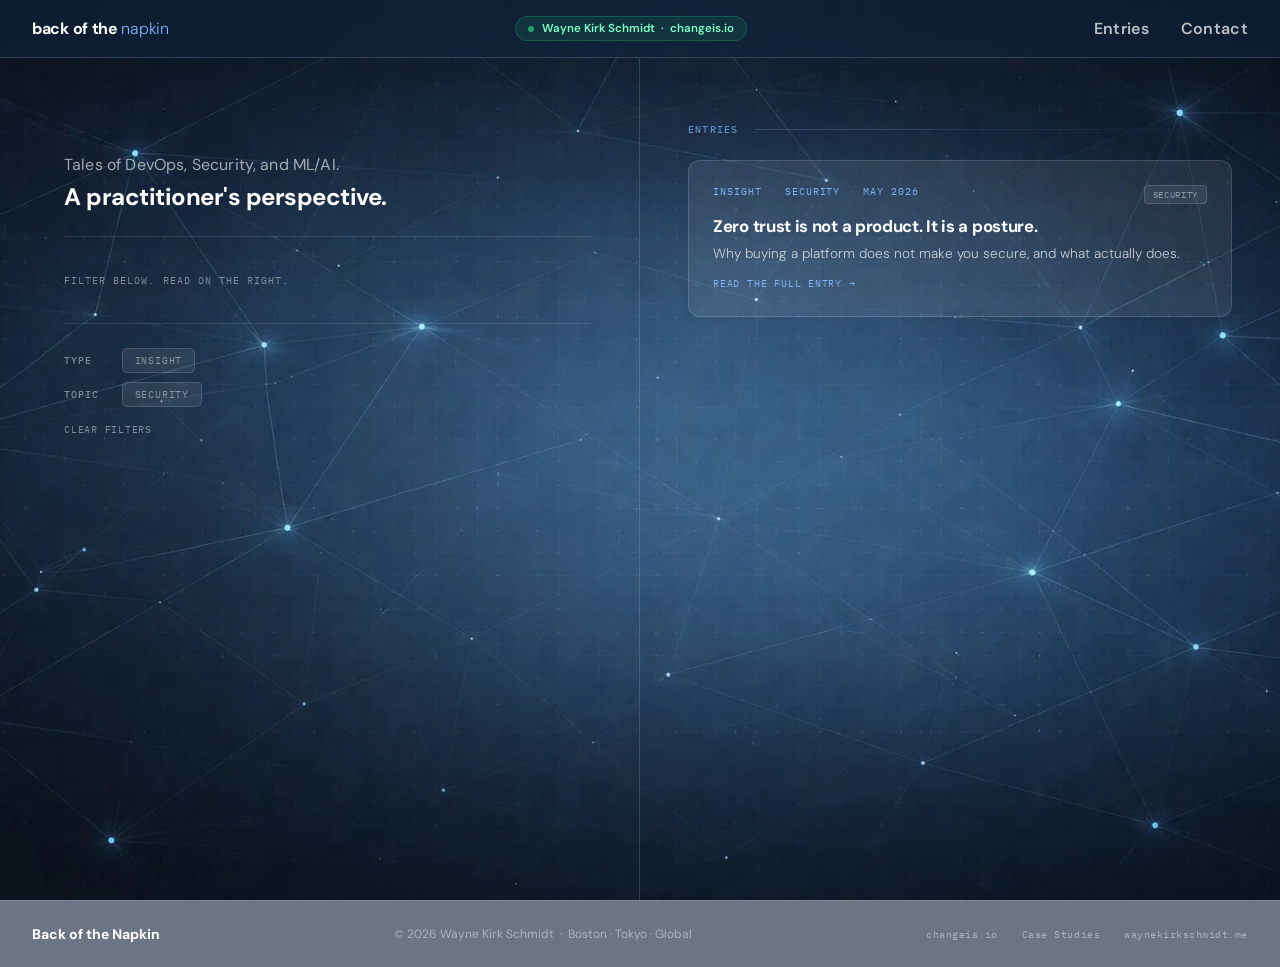
<file: index.html>
<!DOCTYPE html>
<html lang="en">
<head>
  <meta charset="UTF-8"/>
  <meta name="viewport" content="width=device-width, initial-scale=1.0"/>
  <title>Back of the Napkin — Wayne Kirk Schmidt</title>
  <meta name="description" content="Tales of DevOps, Security, and ML/AI. A practitioner's perspective."/>
  <link rel="preconnect" href="https://fonts.googleapis.com"/>
  <link rel="preconnect" href="https://fonts.gstatic.com" crossorigin/>
  <link href="https://fonts.googleapis.com/css2?family=DM+Sans:ital,opsz,wght@0,9..40,300;0,9..40,400;0,9..40,500;0,9..40,600;0,9..40,700;0,9..40,800;1,9..40,300;1,9..40,400&family=IBM+Plex+Mono:wght@400;500&display=swap" rel="stylesheet"/>
  <link rel="preload" href="./background.webp" as="image" type="image/webp"/>
  <link rel="dns-prefetch" href="https://waynekirkschmidt.me"/>
  <link rel="stylesheet" href="./styles.css"/>
  <style>
    /* LEFT PANEL tweaks */
    .hero-eyebrow {
      font-family: var(--sans);
      font-size: 1rem;
      font-weight: 400;
      letter-spacing: 0.01em;
      text-transform: none;
      color: var(--light);
      margin-bottom: 0.5rem;
    }
    .hero-title {
      font-family: var(--sans);
      font-size: 1.5rem;
      font-weight: 700;
      color: var(--white);
      line-height: 1.2;
      margin-bottom: 0;
    }
    .hero-divider {
      border: none;
      border-top: 1px solid rgba(255,255,255,0.12);
      margin: 1.5rem 0;
    }

    /* FILTERS in left panel */
    .filter-instruction {
      font-family: var(--mono); font-size: 0.65rem; letter-spacing: 0.1em;
      text-transform: uppercase; color: var(--muted);
      margin: 0.75rem 0;
    }
    .filter-row {
      display: flex; align-items: center; gap: 0.6rem;
      margin-bottom: 0.6rem; flex-wrap: wrap;
    }
    .filter-label {
      font-family: var(--mono); font-size: 0.6rem; font-weight: 500;
      letter-spacing: 0.1em; text-transform: uppercase;
      color: var(--muted); white-space: nowrap; width: 3rem; flex-shrink: 0;
    }
    .filter-chips { display: flex; gap: 0.4rem; flex-wrap: wrap; }
    .chip {
      font-family: var(--mono); font-size: 0.62rem; letter-spacing: 0.08em;
      text-transform: uppercase; padding: 5px 12px;
      background: var(--frost); border: 1px solid var(--border);
      border-radius: 5px; color: var(--muted);
      cursor: pointer; transition: all 0.15s; white-space: nowrap;
    }
    .chip:hover { color: var(--light); border-color: rgba(255,255,255,0.25); }
    .chip[aria-pressed="true"] { background: var(--accent); border-color: var(--accent); color: var(--white); }
    .filter-clear-row { margin-top: 0.4rem; }
    .filter-clear {
      font-family: var(--mono); font-size: 0.6rem; letter-spacing: 0.08em;
      text-transform: uppercase; color: var(--muted); background: none;
      border: none; cursor: pointer; padding: 4px 0; transition: color 0.15s;
    }
    .filter-clear:hover { color: var(--light); }

    /* PAGINATION */
    .pagination {
      display: flex; align-items: center; justify-content: center;
      gap: 1rem; margin-top: 2rem; padding-top: 1.5rem;
      border-top: 1px solid var(--border);
    }
    .page-btn {
      font-family: var(--mono); font-size: 0.7rem; letter-spacing: 0.08em;
      text-transform: uppercase; padding: 6px 16px;
      background: var(--frost); border: 1px solid var(--border);
      border-radius: 5px; color: var(--muted);
      cursor: pointer; transition: all 0.15s;
    }
    .page-btn:hover:not(:disabled) { color: var(--light); border-color: rgba(255,255,255,0.25); }
    .page-btn:disabled { opacity: 0.3; cursor: default; }
    .page-info { font-family: var(--mono); font-size: 0.68rem; color: var(--muted); letter-spacing: 0.05em; }
    .no-results {
      font-family: var(--mono); font-size: 0.78rem;
      color: var(--muted); padding: 2rem 0; text-align: center; letter-spacing: 0.05em;
    }
  </style>
</head>
<body>

  <nav>
    <a class="nav-logo" href="#">back of the <span>napkin</span></a>
    <div class="nav-availability">Wayne Kirk Schmidt &nbsp;·&nbsp; changeis.io</div>
    <ul class="nav-links">
      <li><a href="#entries">Entries</a></li>
      <li><a href="https://waynekirkschmidt.me">Contact</a></li>
    </ul>
  </nav>

  <main class="main-layout">

    <!-- LEFT: tagline + filters -->
    <aside class="koan-panel">
      <p class="hero-eyebrow">Tales of DevOps, Security, and ML/AI.</p>
      <h1 class="hero-title">A practitioner's perspective.</h1>

      <hr class="hero-divider"/>
      <p class="filter-instruction">Filter below. Read on the right.</p>
      <hr class="hero-divider"/>

      <div class="filter-strip" id="filter-strip" style="display:none;">
        <div class="filter-row">
          <span class="filter-label">Type</span>
          <div class="filter-chips" id="chips-type"></div>
        </div>
        <div class="filter-row">
          <span class="filter-label">Topic</span>
          <div class="filter-chips" id="chips-topic"></div>
        </div>
        <div class="filter-clear-row">
          <button class="filter-clear" id="clear-btn">Clear filters</button>
        </div>
      </div>
    </aside>

    <!-- RIGHT: entries -->
    <div class="entries-panel" id="entries">
      <div class="section-divider">
        <span class="section-divider-label">Entries</span>
        <div class="divider-line"></div>
      </div>

      <div class="entry-list" id="post-list">
        <div class="post-loading">Loading...</div>
      </div>

      <div class="pagination" id="pagination" style="display:none;">
        <button class="page-btn" id="btn-prev" disabled>Prev</button>
        <span class="page-info" id="page-info"></span>
        <button class="page-btn" id="btn-next" disabled>Next</button>
      </div>
    </div>

  </main>

  <footer>
    <span class="footer-name">Back of the Napkin</span>
    <span class="footer-copy">© 2026 Wayne Kirk Schmidt &nbsp;·&nbsp; Boston · Tokyo · Global</span>
    <div class="footer-links">
      <a href="https://changeis.io">changeis.io</a>
      <a href="https://casestudies.changeis.io">Case Studies</a>
      <a href="https://waynekirkschmidt.me">waynekirkschmidt.me</a>
    </div>
  </footer>

  <script>
    const PAGE_SIZE = 6;
    let allPosts = [];
    let filtered = [];
    let page = 0;
    let activeFilters = { type: new Set(), topic: new Set() };

    function formatDate(dateStr) {
      const d = new Date(dateStr);
      return d.toLocaleDateString('en-US', { year: 'numeric', month: 'short' });
    }

    function buildCard(post) {
      return '<a class="entry-card reveal" href="./post.html?post=' + post.id + '">' +
        '<div class="entry-card-header">' +
          '<div class="entry-kicker">' +
            '<span>' + post.type.toUpperCase() + '</span>' +
            '<span>' + post.topic + '</span>' +
            '<span>' + formatDate(post.date) + '</span>' +
          '</div>' +
          '<span class="entry-tag">' + post.topic + '</span>' +
        '</div>' +
        '<h2 class="entry-title">' + post.title + '</h2>' +
        '<p class="entry-tagline">' + post.tagline + '</p>' +
        '<span class="entry-read">Read the full entry &rarr;</span>' +
      '</a>';
    }

    function buildFilters() {
      const types = new Set();
      const topics = new Set();
      allPosts.forEach(p => { types.add(p.type); topics.add(p.topic); });
      renderChips('chips-type', [...types].sort(), 'type');
      renderChips('chips-topic', [...topics].sort(), 'topic');
      if (types.size > 0 || topics.size > 0) {
        document.getElementById('filter-strip').style.display = '';
      }
    }

    function renderChips(containerId, values, filterKey) {
      const container = document.getElementById(containerId);
      container.innerHTML = '';
      values.forEach(val => {
        const btn = document.createElement('button');
        btn.className = 'chip';
        btn.textContent = val;
        btn.setAttribute('aria-pressed', 'false');
        btn.addEventListener('click', function() {
          const active = activeFilters[filterKey];
          if (active.has(val)) { active.delete(val); btn.setAttribute('aria-pressed', 'false'); }
          else { active.add(val); btn.setAttribute('aria-pressed', 'true'); }
          page = 0;
          applyFilters();
        });
        container.appendChild(btn);
      });
    }

    function applyFilters() {
      filtered = allPosts.filter(p => {
        const typeOk  = activeFilters.type.size  === 0 || activeFilters.type.has(p.type);
        const topicOk = activeFilters.topic.size === 0 || activeFilters.topic.has(p.topic);
        return typeOk && topicOk;
      });
      renderPage();
    }

    function renderPage() {
      const list = document.getElementById('post-list');
      const start = page * PAGE_SIZE;
      const slice = filtered.slice(start, start + PAGE_SIZE);
      if (filtered.length === 0) {
        list.innerHTML = '<div class="no-results">No entries match the selected filters.</div>';
        document.getElementById('pagination').style.display = 'none';
        return;
      }
      list.innerHTML = slice.map(buildCard).join('');
      setTimeout(function() {
        document.querySelectorAll('.reveal').forEach(function(el) { el.classList.add('visible'); });
      }, 100);
      updatePagination();
    }

    function updatePagination() {
      const total      = filtered.length;
      const totalPages = Math.ceil(total / PAGE_SIZE);
      const start      = page * PAGE_SIZE + 1;
      const end        = Math.min((page + 1) * PAGE_SIZE, total);
      document.getElementById('page-info').textContent = start + '\u2013' + end + ' of ' + total;
      document.getElementById('btn-prev').disabled = page === 0;
      document.getElementById('btn-next').disabled = page >= totalPages - 1;
      document.getElementById('pagination').style.display = total > PAGE_SIZE ? '' : 'none';
    }

    document.getElementById('btn-prev').addEventListener('click', function() { page--; renderPage(); });
    document.getElementById('btn-next').addEventListener('click', function() { page++; renderPage(); });
    document.getElementById('clear-btn').addEventListener('click', function() {
      activeFilters = { type: new Set(), topic: new Set() };
      document.querySelectorAll('.chip').forEach(function(c) { c.setAttribute('aria-pressed', 'false'); });
      page = 0;
      applyFilters();
    });

    async function boot() {
      try {
        const res = await fetch('./posts/index.json');
        allPosts = await res.json();
        if (!allPosts || allPosts.length === 0) {
          document.getElementById('post-list').innerHTML = '<div class="no-results">Coming soon.</div>';
          return;
        }
        buildFilters();
        filtered = allPosts.slice();
        renderPage();
      } catch(e) {
        document.getElementById('post-list').innerHTML = '<div class="no-results">Coming soon.</div>';
      }
    }

    boot();
  </script>

</body>
</html>
</file>
<file: styles.css>
/* ============================================================
   backofthenapkin.tech — styles
   Same DNA as changeis.io and waynekirkschmidt.me
   ============================================================ */

:root {
  --ink:      #0f2742;
  --navy:     #1a2f52;
  --brand:    #244a86;
  --accent:   #3b6fd4;
  --sky:      #7eb3f5;
  --white:    #ffffff;
  --light:    rgba(255,255,255,0.72);
  --muted:    rgba(255,255,255,0.45);
  --frost:    rgba(255,255,255,0.08);
  --frost-md: rgba(255,255,255,0.13);
  --frost-lg: rgba(255,255,255,0.92);
  --border:   rgba(255,255,255,0.14);
  --mono:     'IBM Plex Mono', monospace;
  --sans:     'DM Sans', system-ui, sans-serif;
}

*, *::before, *::after { box-sizing: border-box; margin: 0; padding: 0; }

html { scroll-behavior: smooth; }

body {
  font-family: var(--sans);
  background-image: url('./background.webp');
  background-image: image-set(url('./background.webp') 1x, url('./background.png') 1x);
  background-size: cover;
  background-position: center;
  background-repeat: no-repeat;
  background-attachment: fixed;
  min-height: 100vh;
  color: var(--white);
  -webkit-font-smoothing: antialiased;
}

/* ── NAV ── */
nav {
  position: sticky;
  top: 0;
  z-index: 100;
  display: flex;
  align-items: center;
  justify-content: space-between;
  padding: 0 2rem;
  height: 58px;
  background: rgba(15,39,66,0.55);
  backdrop-filter: blur(16px);
  border-bottom: 1px solid var(--border);
}

.nav-logo {
  font-size: 1rem;
  font-weight: 700;
  color: var(--white);
  text-decoration: none;
  letter-spacing: -0.3px;
}

.nav-logo span {
  color: var(--sky);
  font-weight: 300;
}

.nav-availability {
  display: inline-flex;
  align-items: center;
  gap: 8px;
  background: rgba(33,163,102,0.15);
  border: 1px solid rgba(33,163,102,0.35);
  border-radius: 999px;
  padding: 4px 12px;
  font-size: 0.72rem;
  font-weight: 600;
  color: #7dffc4;
  white-space: nowrap;
}

.nav-availability::before {
  content: '';
  width: 6px;
  height: 6px;
  border-radius: 50%;
  background: #21a366;
  animation: pulse 2s infinite;
  flex-shrink: 0;
}

@keyframes pulse {
  0%, 100% { opacity: 1; }
  50%       { opacity: 0.4; }
}

.nav-links {
  display: flex;
  gap: 2rem;
  list-style: none;
}

.nav-links a {
  color: var(--light);
  text-decoration: none;
  font-size: 1rem;
  font-weight: 600;
  letter-spacing: 0.3px;
  transition: color 0.15s;
}

.nav-links a:hover { color: var(--white); }

/* ── MAIN TWO-COLUMN LAYOUT ── */
.main-layout {
  display: grid;
  grid-template-columns: 1fr 1fr;
  min-height: calc(100vh - 58px);
}

/* ── LEFT: KOAN PANEL ── */
.koan-panel {
  position: sticky;
  top: 58px;
  height: calc(100vh - 58px);
  display: flex;
  flex-direction: column;
  justify-content: flex-start;
  padding: 6rem 3rem 4rem 4rem;
  border-right: 1px solid var(--border);
}

.hero-eyebrow {
  font-family: var(--mono);
  font-size: 0.68rem;
  font-weight: 400;
  letter-spacing: 0.1em;
  text-transform: uppercase;
  color: var(--sky);
  margin-bottom: 2rem;
  opacity: 0.85;
}

.hero-title {
  font-size: clamp(1.4rem, 2.5vw, 2.2rem);
  font-weight: 800;
  line-height: 1.25;
  letter-spacing: -0.5px;
  color: var(--white);
}

.hero-title em {
  font-style: italic;
  color: var(--sky);
  font-weight: 300;
  display: block;
}

.hero-title em.mid {
  font-weight: 400;
  color: var(--light);
}

/* ── RIGHT: ENTRIES PANEL ── */
.entries-panel {
  padding: 4rem 3rem 4rem 3rem;
  overflow-y: auto;
}

/* ── SECTIONS ── */
section {
  padding: 5rem 2rem;
}

.section-inner {
  max-width: 860px;
  margin: 0 auto;
}

.section-eyebrow {
  font-family: var(--mono);
  font-size: 0.68rem;
  font-weight: 500;
  letter-spacing: 0.12em;
  text-transform: uppercase;
  color: var(--sky);
  margin-bottom: 0.75rem;
  opacity: 0.8;
}

.section-title {
  font-size: clamp(1.6rem, 3.5vw, 2.4rem);
  font-weight: 800;
  line-height: 1.15;
  letter-spacing: -0.5px;
  color: var(--white);
  margin-bottom: 1.25rem;
}

.section-intro {
  font-size: 1rem;
  color: var(--light);
  line-height: 1.75;
  max-width: 600px;
  margin-bottom: 2rem;
  font-weight: 300;
}

/* ── SECTION DIVIDER ── */
.section-divider {
  display: flex;
  align-items: center;
  gap: 1rem;
  margin-bottom: 1.5rem;
}

.section-divider-label {
  font-family: var(--mono);
  font-size: 0.65rem;
  font-weight: 500;
  letter-spacing: 0.12em;
  text-transform: uppercase;
  color: var(--sky);
  opacity: 0.7;
  white-space: nowrap;
}

.divider-line {
  flex: 1;
  height: 1px;
  background: linear-gradient(to right, rgba(126,179,245,0.25), transparent);
}

/* ── FILTER BUTTONS ── */
.post-filters {
  display: flex;
  gap: 8px;
  flex-wrap: wrap;
  margin-bottom: 2rem;
}

.filter-btn {
  font-family: var(--mono);
  font-size: 0.62rem;
  letter-spacing: 0.08em;
  text-transform: uppercase;
  padding: 5px 12px;
  background: var(--frost);
  border: 1px solid var(--border);
  border-radius: 5px;
  color: var(--muted);
  cursor: pointer;
  transition: all 0.15s;
}

.filter-btn:hover { color: var(--light); border-color: rgba(255,255,255,0.25); }

.filter-btn.active {
  background: var(--accent);
  border-color: var(--accent);
  color: var(--white);
}

/* ── POST LIST ── */
.post-list { display: flex; flex-direction: column; }

.post-row {
  display: grid;
  grid-template-columns: 100px 1fr auto;
  gap: 0 20px;
  align-items: baseline;
  padding: 1.1rem 0;
  border-bottom: 1px solid var(--border);
  text-decoration: none;
  color: inherit;
  transition: background 0.1s;
}

.post-row:hover .post-title { color: var(--white); }

.post-meta {
  display: flex;
  flex-direction: column;
  gap: 4px;
}

.post-date {
  font-family: var(--mono);
  font-size: 0.62rem;
  color: var(--muted);
  letter-spacing: 0.05em;
}

.post-type {
  font-family: var(--mono);
  font-size: 0.6rem;
  font-weight: 500;
  letter-spacing: 0.08em;
  color: var(--sky);
}

.post-title {
  font-size: 0.95rem;
  font-weight: 600;
  letter-spacing: -0.2px;
  color: var(--light);
  margin: 0 0 4px;
  transition: color 0.15s;
}

.post-summary {
  font-size: 0.8rem;
  font-weight: 300;
  color: var(--muted);
  line-height: 1.5;
  margin: 0;
}

.post-tag {
  font-family: var(--mono);
  font-size: 0.58rem;
  letter-spacing: 0.07em;
  text-transform: uppercase;
  padding: 3px 9px;
  background: var(--frost);
  border: 1px solid var(--border);
  border-radius: 4px;
  color: var(--muted);
  white-space: nowrap;
  align-self: center;
}

/* ── ABOUT ── */
#about { background: rgba(15,39,66,0.3); }

.about-links {
  display: flex;
  gap: 12px;
  flex-wrap: wrap;
}

/* ── BUTTONS ── */
.btn-ghost {
  background: transparent;
  color: var(--white);
  padding: 0.75rem 1.5rem;
  border-radius: 10px;
  border: 1px solid var(--border);
  text-decoration: none;
  font-weight: 600;
  font-size: 0.9rem;
  transition: border-color 0.2s, background 0.2s;
  display: inline-block;
}

.btn-ghost:hover {
  border-color: rgba(255,255,255,0.35);
  background: var(--frost);
}

/* ── FOOTER ── */
footer {
  padding: 1.5rem 2rem;
  display: flex;
  justify-content: space-between;
  align-items: center;
  flex-wrap: wrap;
  gap: 12px;
  border-top: 1px solid var(--border);
  background: rgba(10,25,50,0.6);
}

.footer-name {
  font-size: 0.875rem;
  font-weight: 700;
  color: var(--white);
}

.footer-copy {
  font-size: 0.75rem;
  color: var(--muted);
}

.footer-links {
  display: flex;
  gap: 1.5rem;
}

.footer-links a {
  font-family: var(--mono);
  font-size: 0.65rem;
  color: var(--muted);
  text-decoration: none;
  letter-spacing: 0.05em;
  transition: color 0.15s;
}

.footer-links a:hover { color: var(--sky); }

/* ── REVEAL ── */
.reveal {
  opacity: 0;
  transform: translateY(20px);
  transition: opacity 0.6s ease, transform 0.6s ease;
}

.reveal.visible {
  opacity: 1;
  transform: none;
}

/* ── MOBILE ── */
@media (max-width: 640px) {
  .nav-links    { display: none; }
  .nav-availability { font-size: 0.65rem; padding: 3px 10px; }
  .hero         { padding: 3rem 1.5rem 2rem; min-height: 80vh; }
  section       { padding: 3.5rem 1.5rem; }
  .post-row     { grid-template-columns: 1fr; gap: 6px; }
  .post-tag     { display: none; }
}

/* ── TWO-COLUMN LAYOUT ── */
.posts-layout {
  display: grid;
  grid-template-columns: 1fr 1fr;
  gap: 0 3rem;
  align-items: start;
}

/* ── POST LIST ── */
.post-list { display: flex; flex-direction: column; }

.post-row {
  display: grid;
  grid-template-columns: 90px 1fr auto;
  gap: 0 16px;
  align-items: baseline;
  padding: 1rem 0.75rem;
  border-bottom: 1px solid var(--border);
  cursor: pointer;
  border-radius: 6px;
  transition: background 0.15s;
}

.post-row.live:hover { background: var(--frost); }
.post-row.live:hover .post-title { color: var(--white); }

.post-row.active {
  background: var(--frost-md);
  border-bottom-color: transparent;
}

.post-row.active .post-title { color: var(--white); }

/* ── PREVIEW PANEL ── */
.post-preview {
  position: sticky;
  top: 80px;
  background: var(--frost);
  border: 1px solid var(--border);
  border-radius: 12px;
  padding: 2rem;
  min-height: 300px;
}

.preview-empty {
  display: flex;
  align-items: center;
  justify-content: center;
  min-height: 200px;
}

.preview-empty-text {
  font-family: var(--mono);
  font-size: 0.65rem;
  text-transform: uppercase;
  letter-spacing: 0.1em;
  color: var(--muted);
}

.preview-loading {
  font-family: var(--mono);
  font-size: 0.65rem;
  color: var(--muted);
  text-transform: uppercase;
  letter-spacing: 0.1em;
  padding: 2rem;
}

.preview-kicker {
  font-family: var(--mono);
  font-size: 0.62rem;
  letter-spacing: 0.1em;
  text-transform: uppercase;
  color: var(--sky);
  display: flex;
  gap: 10px;
  margin-bottom: 0.75rem;
  flex-wrap: wrap;
}

.preview-kicker span + span::before {
  content: '·';
  margin-right: 10px;
  opacity: 0.4;
}

.preview-title {
  font-size: 1.3rem;
  font-weight: 800;
  line-height: 1.2;
  letter-spacing: -0.5px;
  color: var(--white);
  margin-bottom: 0.6rem;
}

.preview-tagline {
  font-size: 0.875rem;
  font-weight: 300;
  color: var(--light);
  line-height: 1.6;
  margin-bottom: 1.25rem;
  padding-bottom: 1.25rem;
  border-bottom: 1px solid var(--border);
}

.preview-excerpt {
  font-size: 0.875rem;
  font-weight: 300;
  color: var(--light);
  line-height: 1.75;
  margin-bottom: 1.5rem;
}

.preview-excerpt p { margin-bottom: 0.75rem; }

.preview-btn {
  font-size: 0.85rem;
  padding: 0.6rem 1.25rem;
}

/* ── COMING SOON ── */
.coming-soon {
  font-family: var(--mono);
  font-size: 0.65rem;
  text-transform: uppercase;
  letter-spacing: 0.1em;
  color: var(--muted);
  padding: 2rem 0;
}

.post-loading {
  font-family: var(--mono);
  font-size: 0.65rem;
  text-transform: uppercase;
  letter-spacing: 0.1em;
  color: var(--muted);
  padding: 1rem 0;
}

/* ── MOBILE ── */
@media (max-width: 768px) {
  .posts-layout {
    grid-template-columns: 1fr;
  }
  .post-preview {
    display: none;
  }
  .post-row.live {
    text-decoration: none;
  }
}

/* ── MOBILE OVERRIDES ── */
@media (max-width: 768px) {
  .main-layout {
    grid-template-columns: 1fr;
  }
  .koan-panel {
    position: relative;
    top: auto;
    height: auto;
    min-height: 60vh;
    border-right: none;
    border-bottom: 1px solid var(--border);
    padding: 3rem 1.5rem;
  }
  .entries-panel {
    padding: 2.5rem 1.5rem;
  }
  .posts-layout {
    grid-template-columns: 1fr;
  }
  .post-preview {
    display: none;
  }
}

/* ── ENTRY CARDS ── */
.entry-list {
  display: flex;
  flex-direction: column;
  gap: 1.25rem;
}

.entry-card {
  display: block;
  background: var(--frost);
  border: 1px solid var(--border);
  border-radius: 12px;
  padding: 1.5rem;
  text-decoration: none;
  color: inherit;
  transition: background 0.15s, border-color 0.15s;
}

.entry-card:hover {
  background: var(--frost-md);
  border-color: rgba(126,179,245,0.3);
}

.entry-card-header {
  display: flex;
  justify-content: space-between;
  align-items: flex-start;
  margin-bottom: 0.75rem;
}

.entry-kicker {
  font-family: var(--mono);
  font-size: 0.6rem;
  letter-spacing: 0.1em;
  text-transform: uppercase;
  color: var(--sky);
  display: flex;
  gap: 8px;
  flex-wrap: wrap;
}

.entry-kicker span + span::before {
  content: '·';
  margin-right: 8px;
  opacity: 0.4;
}

.entry-tag {
  font-family: var(--mono);
  font-size: 0.58rem;
  letter-spacing: 0.07em;
  text-transform: uppercase;
  padding: 2px 8px;
  background: var(--frost);
  border: 1px solid var(--border);
  border-radius: 4px;
  color: var(--muted);
  white-space: nowrap;
  flex-shrink: 0;
}

.entry-title {
  font-size: 1.05rem;
  font-weight: 700;
  line-height: 1.25;
  letter-spacing: -0.3px;
  color: var(--white);
  margin-bottom: 0.4rem;
}

.entry-tagline {
  font-size: 0.85rem;
  font-weight: 300;
  color: var(--light);
  line-height: 1.6;
  margin: 0;
}

.entry-divider {
  height: 1px;
  background: var(--border);
  margin: 1rem 0;
}

.entry-excerpt {
  font-size: 0.82rem;
  font-weight: 300;
  color: var(--muted);
  line-height: 1.7;
  margin-bottom: 1rem;
}

.entry-excerpt p { margin-bottom: 0.5rem; }
.entry-excerpt p:last-child { margin-bottom: 0; }

.entry-read {
  font-family: var(--mono);
  font-size: 0.62rem;
  letter-spacing: 0.08em;
  text-transform: uppercase;
  color: var(--sky);
  display: inline-block;
  margin-top: 0.75rem;
  transition: opacity 0.15s;
}

.entry-card:hover .entry-read { opacity: 0.7; }
</file>
